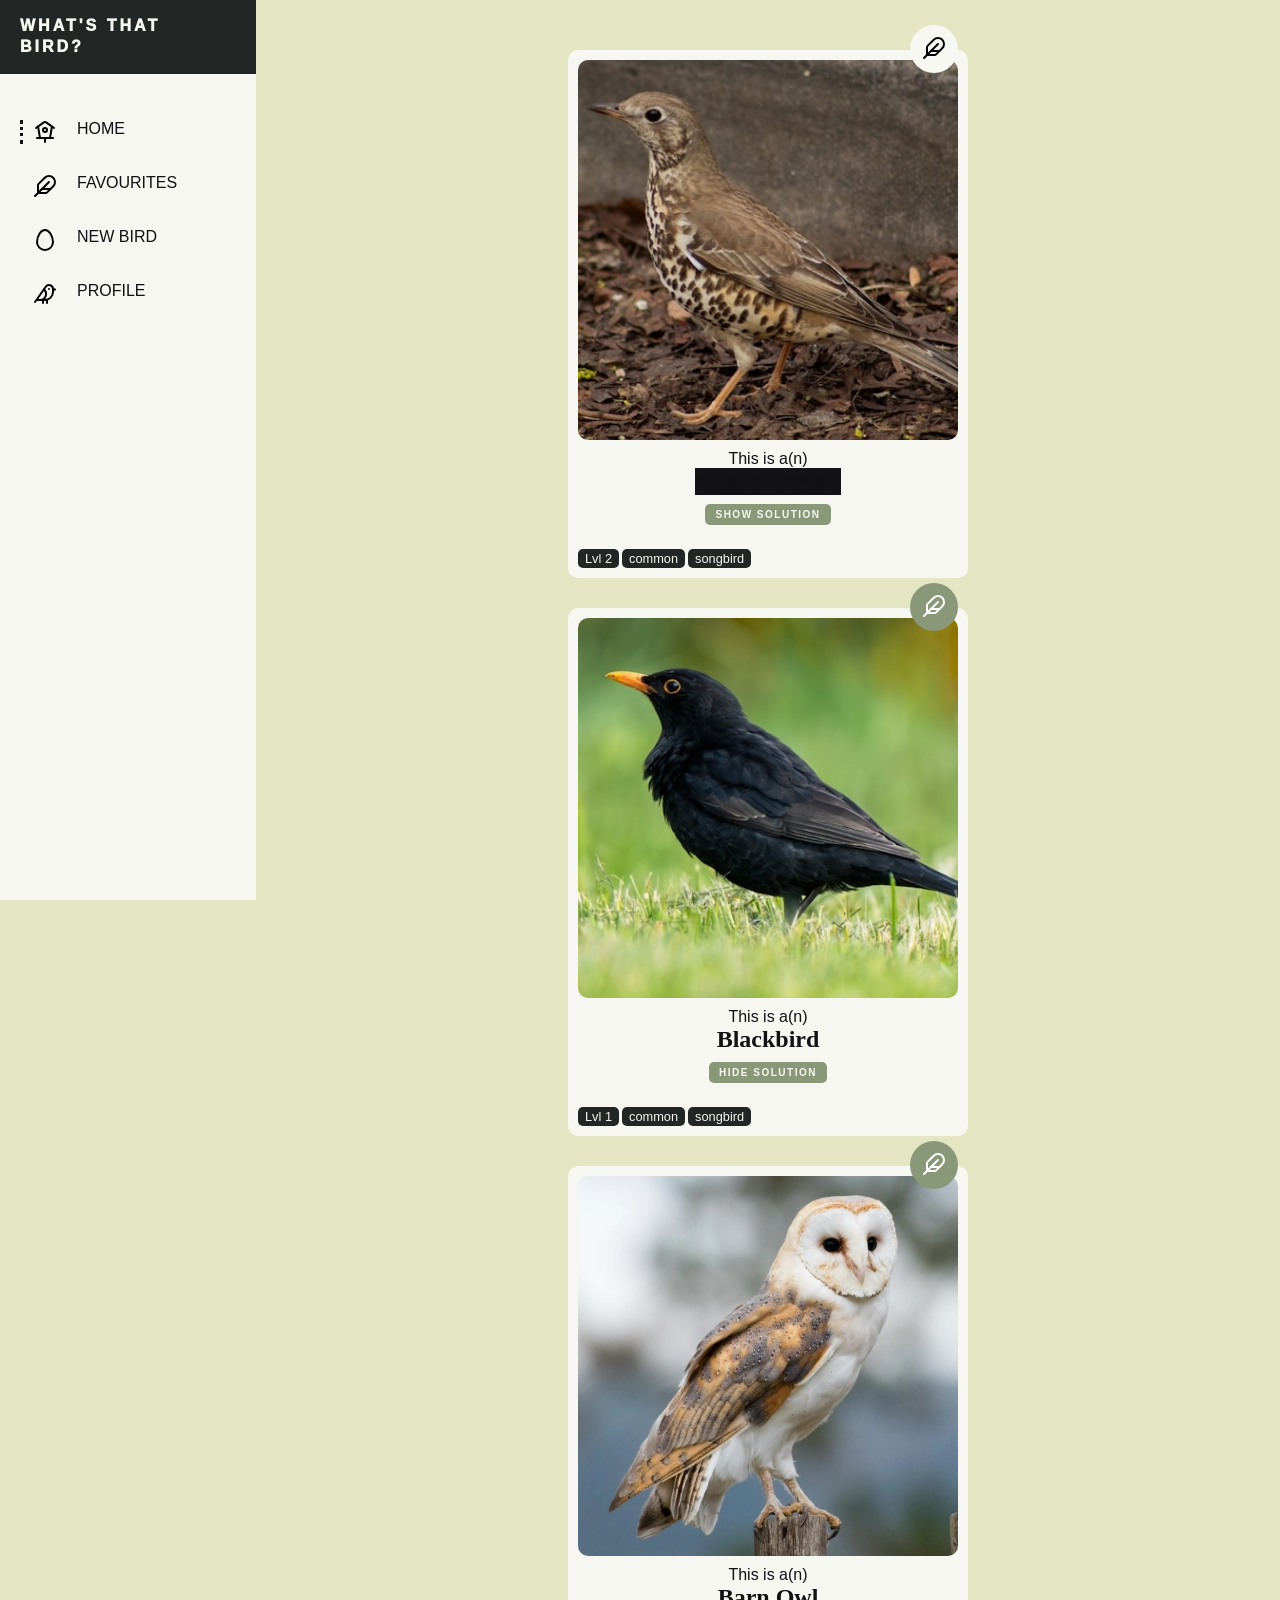
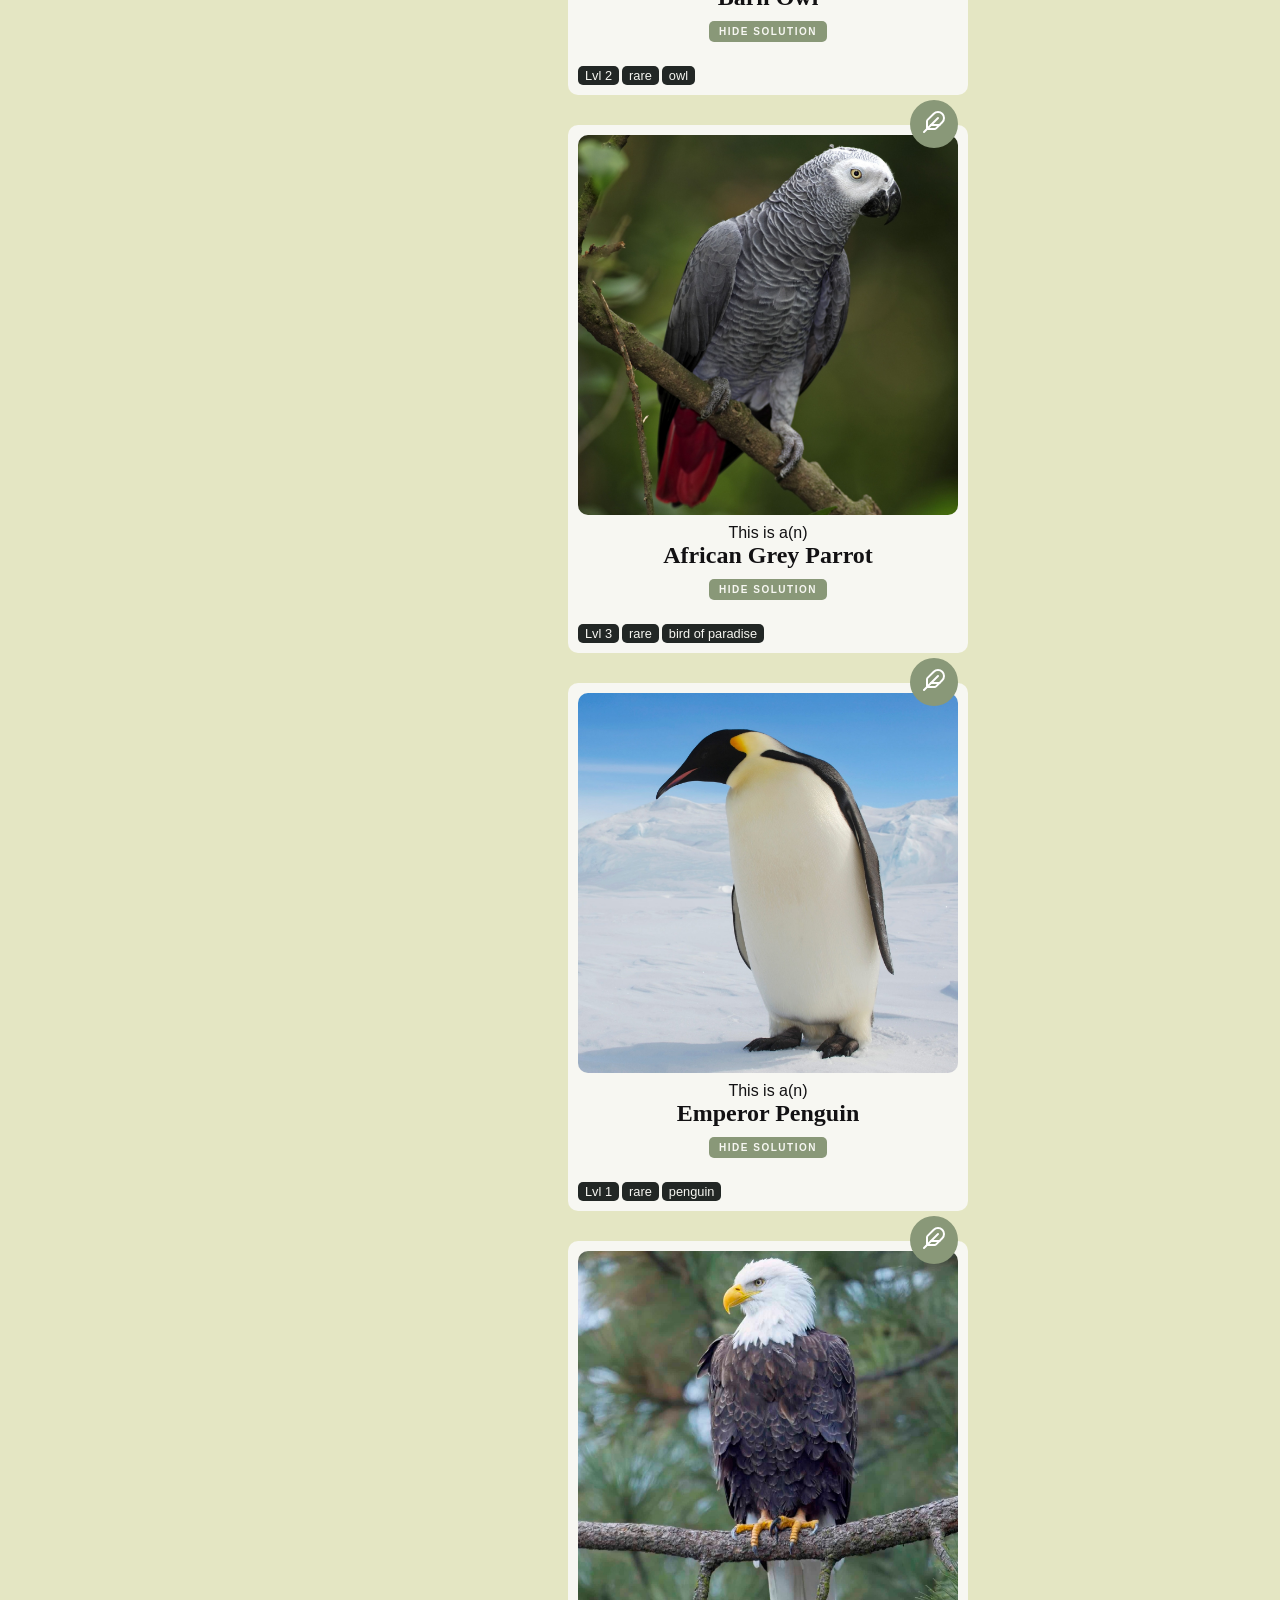
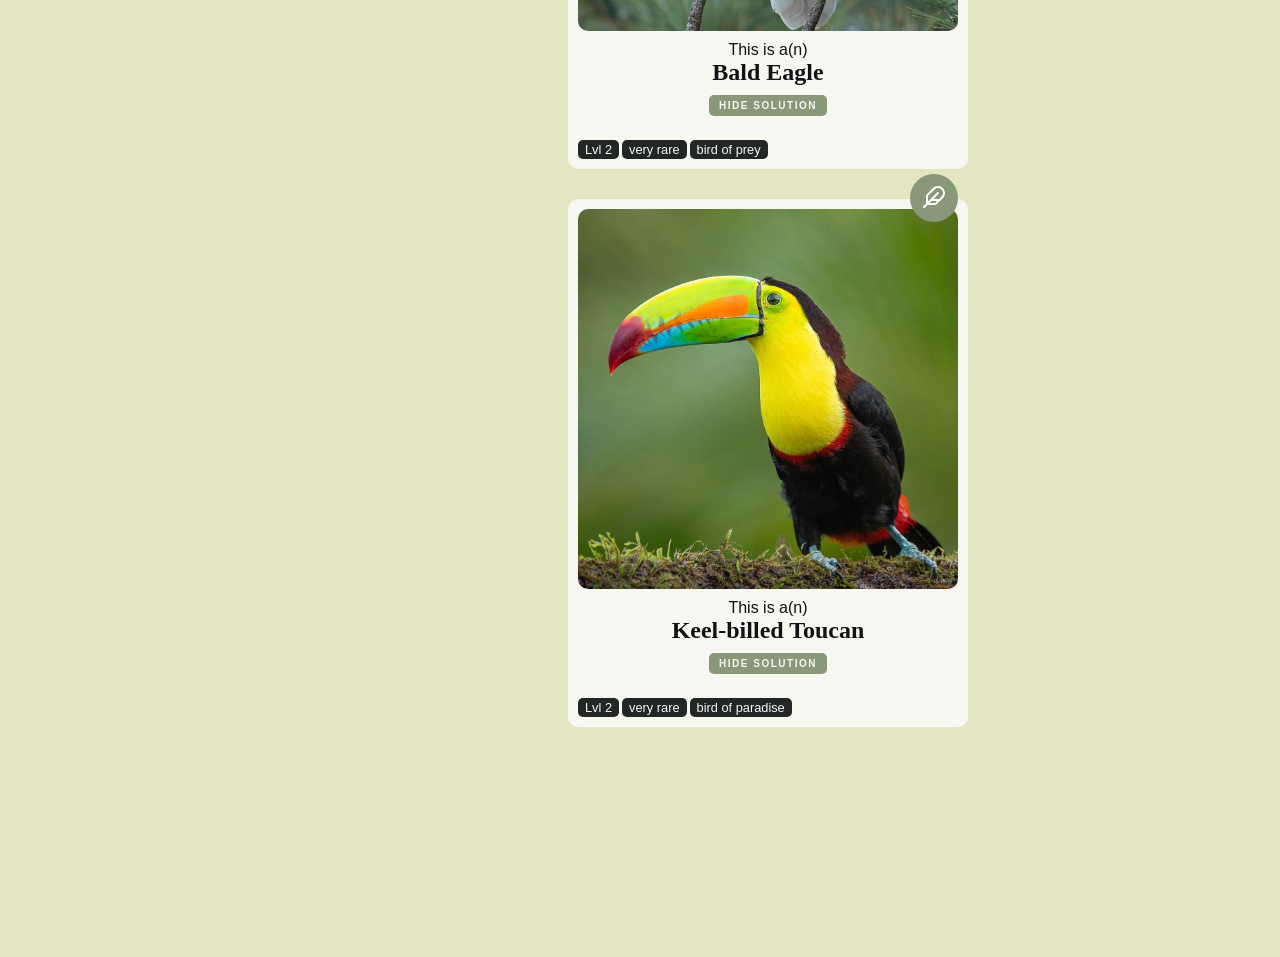
<file: index.html>
<!doctype html>
<html lang="en">
    <head>
        <meta charset="UTF-8" />
        <meta name="viewport" content="width=device-width, initial-scale=1.0" />
        <link rel="stylesheet" href="styles.css" />
        <script src="index.js" defer></script>
        <title>What's that bird? - Home</title>
    </head>
    <body>
        <header>
            <h1>
                What's that <br />
                bird?
            </h1>
        </header>
        <nav>
            <ul id="main-nav">
                <li>
                    <a
                        href="index.html"
                        class="main-nav__item main-nav__item--active"
                        aria-label="Home"
                        ><img src="assets/birdhouse.png" aria-hidden="true" />
                        <p class="main-nav__item--text">Home</p></a
                    >
                </li>
                <li>
                    <a
                        href="bookmark.html"
                        class="main-nav__item"
                        aria-label="Favourites"
                        ><img src="assets/feather.png" aria-hidden="true" />
                        <p class="main-nav__item--text">Favourites</p></a
                    >
                </li>
                <li>
                    <a
                        href="form.html"
                        class="main-nav__item"
                        aria-label="Add new bird"
                        ><img src="assets/egg.svg" aria-hidden="true" />
                        <p class="main-nav__item--text">New bird</p></a
                    >
                </li>
                <li>
                    <a
                        href="profile.html"
                        class="main-nav__item"
                        aria-label="Profile"
                        ><img src="assets/bird.png" aria-hidden="true" />
                        <p class="main-nav__item--text">Profile</p></a
                    >
                </li>
            </ul>
        </nav>
        <main>
            <div class="card">
                <button class="card__btn-bookmark" data-js="card__btn-bookmark">
                    <img
                        src="assets/feather.png"
                        class="card__btn-bookmark--img"
                        data-js="card__btn-bookmark--img"
                    />
                </button>
                <img
                    src="assets/birdimgs/birdy-jn3rkjb4.jpg"
                    alt="A little birdy"
                    class="card__img"
                />
                <p>This is a(n)</p>
                <h2
                    class="card__bird-name card__bird-name--hidden"
                    data-js="card__bird-name"
                >
                    Mistle Thrush
                </h2>
                <button class="card__btn-solution" data-js="card__btn-solution">
                    Show solution
                </button>
                <div class="card__tag-wrapper">
                    <p class="card__tag">Lvl 2</p>
                    <p class="card__tag">common</p>
                    <p class="card__tag">songbird</p>
                </div>
            </div>

            <div class="card">
                <button class="card__btn-bookmark card__btn-bookmark--check">
                    <img src="assets/feather_white.svg" />
                </button>
                <img
                    src="assets/birdimgs/birdy-6h6587eh.jpg"
                    alt="A little birdy"
                    class="card__img"
                />
                <p>This is a(n)</p>
                <h2 class="card__bird-name">Blackbird</h2>
                <button class="card__btn-solution">Hide solution</button>
                <div class="card__tag-wrapper">
                    <p class="card__tag">Lvl 1</p>
                    <p class="card__tag">common</p>
                    <p class="card__tag">songbird</p>
                </div>
            </div>
            <div class="card">
                <button class="card__btn-bookmark card__btn-bookmark--check">
                    <img src="assets/feather_white.svg" />
                </button>
                <img
                    src="assets/birdimgs/birdy-1qi9r4u8.jpg"
                    alt="A little birdy"
                    class="card__img"
                />
                <p>This is a(n)</p>
                <h2 class="card__bird-name">Barn Owl</h2>
                <button class="card__btn-solution">Hide solution</button>
                <div class="card__tag-wrapper">
                    <p class="card__tag">Lvl 2</p>
                    <p class="card__tag">rare</p>
                    <p class="card__tag">owl</p>
                </div>
            </div>
            <div class="card">
                <button class="card__btn-bookmark card__btn-bookmark--check">
                    <img src="assets/feather_white.svg" />
                </button>
                <img
                    src="assets/birdimgs/birdy-e23zh7e9.jpg"
                    alt="A little birdy"
                    class="card__img"
                />
                <p>This is a(n)</p>
                <h2 class="card__bird-name">African Grey Parrot</h2>
                <button class="card__btn-solution">Hide solution</button>
                <div class="card__tag-wrapper">
                    <p class="card__tag">Lvl 3</p>
                    <p class="card__tag">rare</p>
                    <p class="card__tag">bird of paradise</p>
                </div>
            </div>
            <div class="card">
                <button class="card__btn-bookmark card__btn-bookmark--check">
                    <img src="assets/feather_white.svg" />
                </button>
                <img
                    src="assets/birdimgs/birdy-e3t6r4z3.jpg"
                    alt="A little birdy"
                    class="card__img"
                />
                <p>This is a(n)</p>
                <h2 class="card__bird-name">Emperor Penguin</h2>
                <button class="card__btn-solution">Hide solution</button>
                <div class="card__tag-wrapper">
                    <p class="card__tag">Lvl 1</p>
                    <p class="card__tag">rare</p>
                    <p class="card__tag">penguin</p>
                </div>
            </div>
            <div class="card">
                <button class="card__btn-bookmark card__btn-bookmark--check">
                    <img src="assets/feather_white.svg" />
                </button>
                <img
                    src="assets/birdimgs/birdy-j48ruz4r.jpg"
                    alt="A little birdy"
                    class="card__img"
                />
                <p>This is a(n)</p>
                <h2 class="card__bird-name">Bald Eagle</h2>
                <button class="card__btn-solution">Hide solution</button>
                <div class="card__tag-wrapper">
                    <p class="card__tag">Lvl 2</p>
                    <p class="card__tag">very rare</p>
                    <p class="card__tag">bird of prey</p>
                </div>
            </div>
            <div class="card">
                <button class="card__btn-bookmark card__btn-bookmark--check">
                    <img src="assets/feather_white.svg" />
                </button>
                <img
                    src="assets/birdimgs/birdy-xgv87vnb.jpg"
                    alt="A little birdy"
                    class="card__img"
                />
                <p>This is a(n)</p>
                <h2 class="card__bird-name">Keel-billed Toucan</h2>
                <button class="card__btn-solution">Hide solution</button>
                <div class="card__tag-wrapper">
                    <p class="card__tag">Lvl 2</p>
                    <p class="card__tag">very rare</p>
                    <p class="card__tag">bird of paradise</p>
                </div>
            </div>
        </main>
    </body>
</html>
</file>
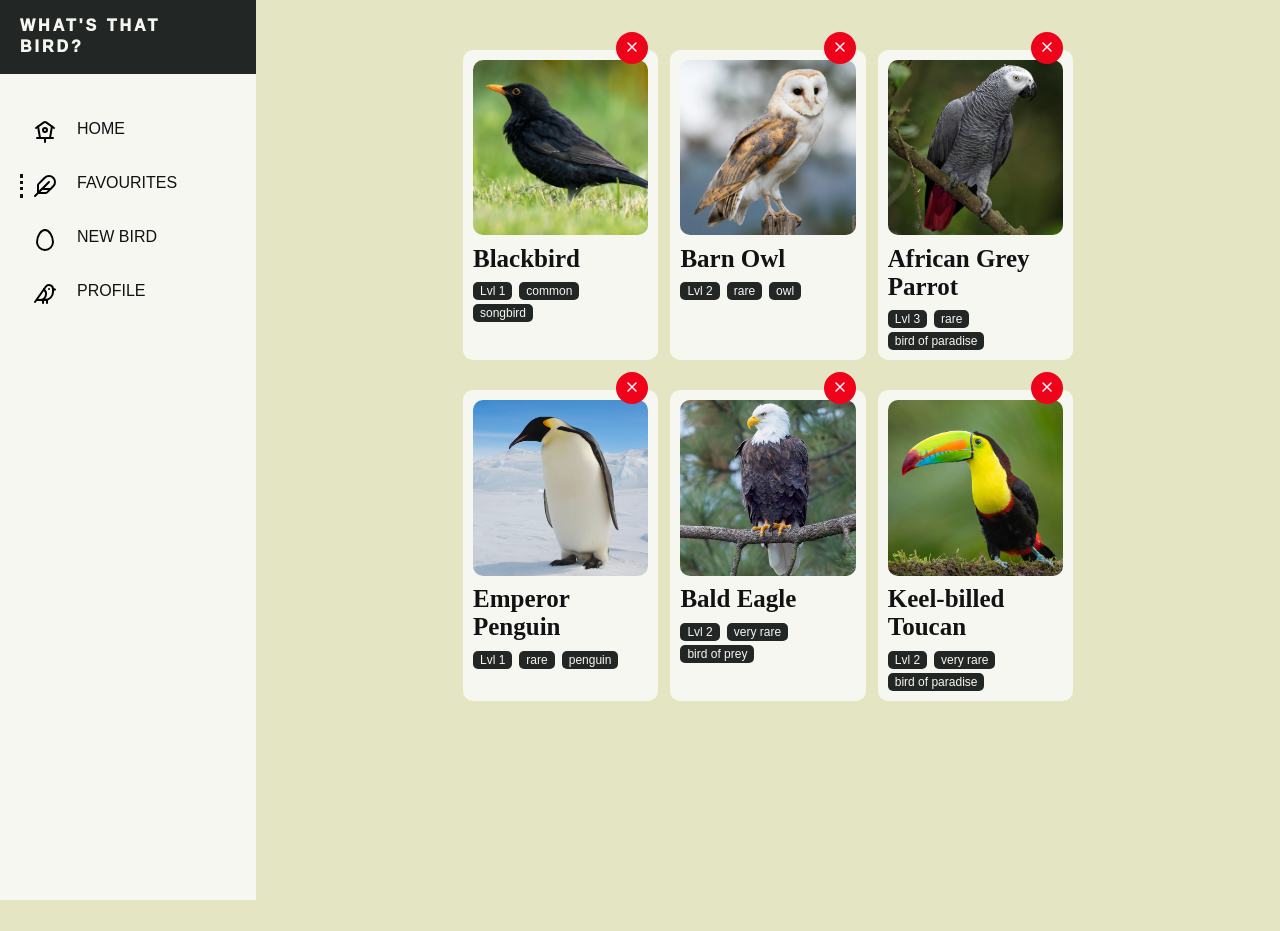
<file: bookmark.html>
<!doctype html>
<html lang="en">
    <head>
        <meta charset="UTF-8" />
        <meta name="viewport" content="width=device-width, initial-scale=1.0" />
        <link rel="stylesheet" href="styles.css" />
        <title>What's that bird? - Favourites</title>
    </head>
    <body>
        <header>
            <h1>
                What's that <br />
                bird?
            </h1>
        </header>
        <nav>
            <ul id="main-nav">
                <li>
                    <a
                        href="index.html"
                        class="main-nav__item"
                        aria-label="Home"
                        ><img src="assets/birdhouse.png" aria-hidden="true" />
                        <p class="main-nav__item--text">Home</p></a
                    >
                </li>
                <li>
                    <a
                        href="bookmark.html"
                        class="main-nav__item main-nav__item--active"
                        aria-label="Favourites"
                        ><img src="assets/feather.png" aria-hidden="true" />
                        <p class="main-nav__item--text">Favourites</p></a
                    >
                </li>
                <li>
                    <a
                        href="form.html"
                        class="main-nav__item"
                        aria-label="Add new bird"
                        ><img src="assets/egg.svg" aria-hidden="true" />
                        <p class="main-nav__item--text">New bird</p></a
                    >
                </li>
                <li>
                    <a
                        href="profile.html"
                        class="main-nav__item"
                        aria-label="Profile"
                        ><img src="assets/bird.png" aria-hidden="true" />
                        <p class="main-nav__item--text">Profile</p></a
                    >
                </li>
            </ul>
        </nav>
        <main class="favourites__feed">
            <div class="card card__favourite">
                <button class="card__btn-bookmark card__btn-bookmark--x">
                    <img src="assets/x.svg" />
                </button>
                <img
                    src="assets/birdimgs/birdy-6h6587eh.jpg"
                    alt="A little birdy"
                    class="card__img"
                />
                <h2 class="card__bird-name">Blackbird</h2>
                <div class="card__tag-wrapper">
                    <p class="card__tag">Lvl 1</p>
                    <p class="card__tag">common</p>
                    <p class="card__tag">songbird</p>
                </div>
            </div>
            <div class="card  card__favourite">
                <button class="card__btn-bookmark card__btn-bookmark--x">
                    <img src="assets/x.svg" />
                </button>
                <img
                    src="assets/birdimgs/birdy-1qi9r4u8.jpg"
                    alt="A little birdy"
                    class="card__img"
                />
                <h2 class="card__bird-name">Barn Owl</h2>
                <div class="card__tag-wrapper">
                    <p class="card__tag">Lvl 2</p>
                    <p class="card__tag">rare</p>
                    <p class="card__tag">owl</p>
                </div>
            </div>
            <div class="card card__favourite">
                <button class="card__btn-bookmark card__btn-bookmark--x">
                    <img src="assets/x.svg" />
                </button>
                <img
                    src="assets/birdimgs/birdy-e23zh7e9.jpg"
                    alt="A little birdy"
                    class="card__img"
                />
                <h2 class="card__bird-name">African Grey Parrot</h2>
                <div class="card__tag-wrapper">
                    <p class="card__tag">Lvl 3</p>
                    <p class="card__tag">rare</p>
                    <p class="card__tag">bird of paradise</p>
                </div>
            </div>
            <div class="card card__favourite">
                <button class="card__btn-bookmark card__btn-bookmark--x">
                    <img src="assets/x.svg" />
                </button>
                <img
                    src="assets/birdimgs/birdy-e3t6r4z3.jpg"
                    alt="A little birdy"
                    class="card__img"
                />
                <h2 class="card__bird-name">Emperor Penguin</h2>
                <div class="card__tag-wrapper">
                    <p class="card__tag">Lvl 1</p>
                    <p class="card__tag">rare</p>
                    <p class="card__tag">penguin</p>
                </div>
            </div>
            <div class="card card__favourite">
                <button class="card__btn-bookmark card__btn-bookmark--x">
                    <img src="assets/x.svg" />
                </button>
                <img
                    src="assets/birdimgs/birdy-j48ruz4r.jpg"
                    alt="A little birdy"
                    class="card__img"
                />
                <h2 class="card__bird-name">Bald Eagle</h2>
                <div class="card__tag-wrapper">
                    <p class="card__tag">Lvl 2</p>
                    <p class="card__tag">very rare</p>
                    <p class="card__tag">bird of prey</p>
                </div>
            </div>
            <div class="card card__favourite">
                <button class="card__btn-bookmark card__btn-bookmark--x">
                    <img src="assets/x.svg" />
                </button>
                <img
                    src="assets/birdimgs/birdy-xgv87vnb.jpg"
                    alt="A little birdy"
                    class="card__img"
                />
                <h2 class="card__bird-name">Keel-billed Toucan</h2>
                <div class="card__tag-wrapper">
                    <p class="card__tag">Lvl 2</p>
                    <p class="card__tag">very rare</p>
                    <p class="card__tag">bird of paradise</p>
                </div>
            </div>
        </main>
    </body>
</html>
</file>
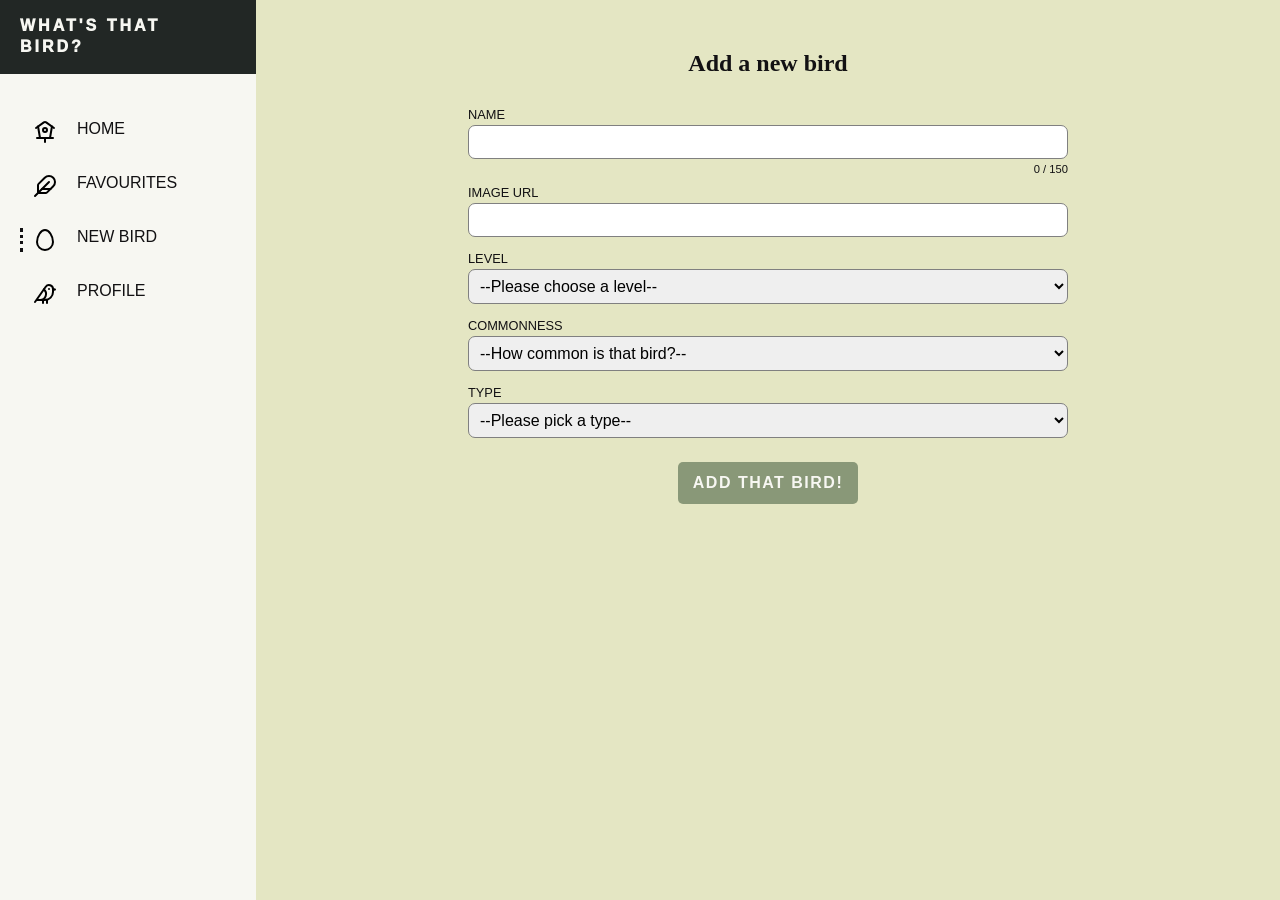
<file: form.html>
<!doctype html>
<html lang="en">
    <head>
        <meta charset="UTF-8" />
        <meta name="viewport" content="width=device-width, initial-scale=1.0" />
        <link rel="stylesheet" href="styles.css" />
        <script src="form.js" defer></script>
        <title>What's that bird? - Add new bird</title>
    </head>
    <body>
        <header>
            <h1>
                What's that <br />
                bird?
            </h1>
        </header>
        <nav>
            <ul id="main-nav">
                <li>
                    <a
                        href="index.html"
                        class="main-nav__item"
                        aria-label="Home"
                        ><img src="assets/birdhouse.png" aria-hidden="true" />
                        <p class="main-nav__item--text">Home</p></a
                    >
                </li>
                <li>
                    <a
                        href="bookmark.html"
                        class="main-nav__item"
                        aria-label="Favourites"
                        ><img src="assets/feather.png" aria-hidden="true" />
                        <p class="main-nav__item--text">Favourites</p></a
                    >
                </li>
                <li>
                    <a
                        href="form.html"
                        class="main-nav__item main-nav__item--active"
                        aria-label="Add new bird"
                        ><img src="assets/egg.svg" aria-hidden="true" />
                        <p class="main-nav__item--text">New bird</p></a
                    >
                </li>
                <li>
                    <a
                        href="profile.html"
                        class="main-nav__item"
                        aria-label="Profile"
                        ><img src="assets/bird.png" aria-hidden="true" />
                        <p class="main-nav__item--text">Profile</p></a
                    >
                </li>
            </ul>
        </nav>
        <main data-js="main-container">
            <h2>Add a new bird</h2>
            <form class="" data-js="new-bird-form">
                <label for="bird-name">Name</label>
                <input
                    type="text"
                    id="bird-name"
                    name="bird-name"
                    data-js="input-name"
                    maxlength="150"
                    required
                />
                <p class="form__character-counter"><span data-js="character-count">0</span> / 150</p>
                <label for="img-url">Image URL</label>
                <input
                    type="text"
                    id="img-url"
                    name="img-url"
                    data-js="input-img-url"
                    required
                />
                <label for="level">Level</label>
                <select name="level" id="level" data-js="input-level" required>
                    <option value="">--Please choose a level--</option>
                    <option value="1">lvl 1</option>
                    <option value="2">lvl 2</option>
                    <option value="3">lvl 3</option>
                </select>
                <label for="commonness">Commonness</label>
                <select
                    name="commonness"
                    id="commonness"
                    data-js="input-commonness"
                    required
                >
                    <option value="">--How common is that bird?--</option>
                    <option value="common">common</option>
                    <option value="uncommon">uncommon</option>
                    <option value="rare">rare</option>
                    <option value="veryrare">very rare</option>
                </select>
                <label for="bird-type">Type</label>
                <select
                    name="bird-type"
                    id="bird-type"
                    data-js="input-bird-type"
                    required
                >
                    <option value="">--Please pick a type--</option>
                    <option value="songbird">songbird</option>
                    <option value="birdofprey">bird of prey</option>
                    <option value="owl">owl</option>
                    <option value="birdofparadise">bird of paradise</option>
                    <option value="penguin">penguin</option>
                </select>
                <input
                    type="submit"
                    class="submit-button"
                    data-js="submit-button"
                    value="Add that bird!"
                />
            </form>
        </main>
    </body>
</html>
</file>
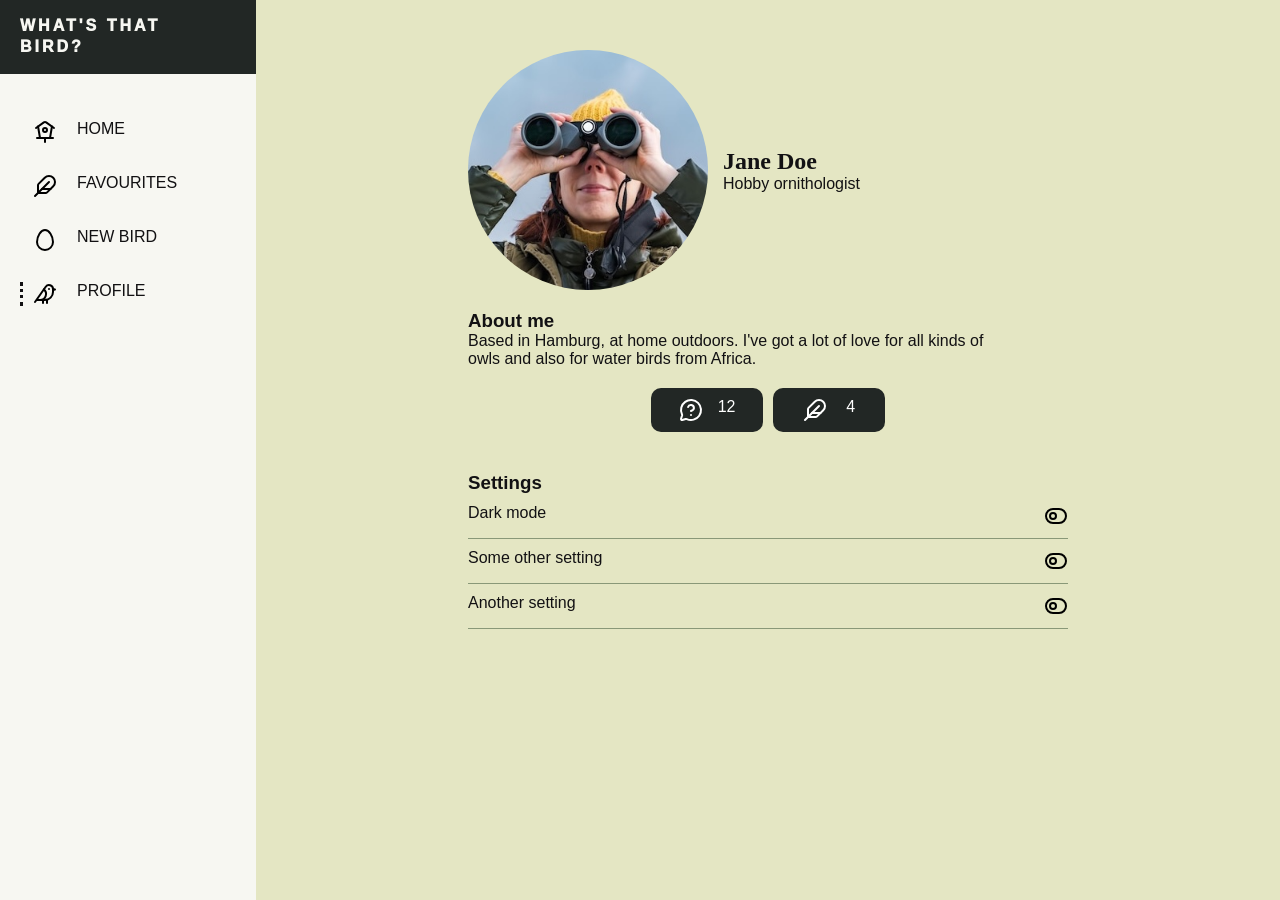
<file: profile.html>
<!doctype html>
<html lang="en">
    <head>
        <meta charset="UTF-8" />
        <meta name="viewport" content="width=device-width, initial-scale=1.0" />
        <link rel="stylesheet" href="styles.css" />
        <script src="profile.js" defer></script>
        <title>What's that bird? - Profile</title>
    </head>
    <body>
        <header>
            <h1>
                What's that <br />
                bird?
            </h1>
        </header>
        <nav>
            <ul id="main-nav">
                <li>
                    <a
                        href="index.html"
                        class="main-nav__item"
                        aria-label="Home"
                        ><img src="assets/birdhouse.png" aria-hidden="true" />
                        <p class="main-nav__item--text">Home</p></a
                    >
                </li>
                <li>
                    <a
                        href="bookmark.html"
                        class="main-nav__item"
                        aria-label="Favourites"
                        ><img src="assets/feather.png" aria-hidden="true" />
                        <p class="main-nav__item--text">Favourites</p></a
                    >
                </li>
                <li>
                    <a
                        href="form.html"
                        class="main-nav__item"
                        aria-label="Add new bird"
                        ><img src="assets/egg.svg" aria-hidden="true" />
                        <p class="main-nav__item--text">New bird</p></a
                    >
                </li>
                <li>
                    <a
                        href="profile.html"
                        class="main-nav__item main-nav__item--active"
                        aria-label="Profile"
                        ><img src="assets/bird.png" aria-hidden="true" />
                        <p class="main-nav__item--text">Profile</p></a
                    >
                </li>
            </ul>
        </nav>
        <main>
            <div class="content-wrapper">
                <div class="profile-wrapper">
                    <img
                        src="assets/profileimgs/profile-pic.jpg"
                        class="profile__img"
                    />
                    <div>
                        <h2>Jane Doe</h2>
                        <p>Hobby ornithologist</p>
                    </div>
                </div>
                <div class="about-wrapper">
                    <h3>About me</h3>
                    <p>
                        Based in Hamburg, at home outdoors. I've got a lot of
                        love for all kinds of owls and also for water birds from
                        Africa.
                    </p>
                </div>
                <div class="counter-wrapper">
                    <div class="profile__counter">
                        <img
                            src="assets/message-circle-question-mark.png"
                            class="filter__black-to-white"
                        />
                        <p>12</p>
                    </div>
                    <div class="profile__counter">
                        <img
                            src="assets/feather.png"
                            class="filter__black-to-white"
                        />
                        <p>4</p>
                    </div>
                </div>
                <h3>Settings</h3>
                <div class="setting">
                    <p>Dark mode</p>
                    <img src="assets/toggle-left.svg" class="toggle-button" data-js="dark-mode-button"/>
                </div>
                <div class="setting">
                    <p>Some other setting</p>
                    <img src="assets/toggle-left.svg" class="toggle-button" />
                </div>
                <div class="setting">
                    <p>Another setting</p>
                    <img src="assets/toggle-left.svg" class="toggle-button" />
                </div>
            </div>
        </main>
    </body>
</html>
</file>
<file: styles.css>
@import url("global.css");
@import url("components/header.css");
@import url("components/card.css");
@import url("components/navigation.css");
@import url("components/profile.css");
@import url("components/form.css");

* {
    margin: 0;
    padding: 0;
    box-sizing: border-box;
}

body {
    background-color: var(--bg-color-medium);
    color: var(--color-font);
    font-family: Verdana, Geneva, sans-serif;
}

main {
    display: flex;
    flex-direction: column;
    align-items: center;
    padding-top: 110px;
    padding-left: 15px;
    padding-right: 15px;
    margin-bottom: 200px;
}

h1 {
    font-size: 1rem;
    font-weight: 1000;
    text-transform: uppercase;
    letter-spacing: 7px;
    line-height: 1.3;
}

h2 {
    font-family: Georgia, "Times New Roman", Times, serif;
}

li a {
    text-decoration: none;
}

.favourites__feed {
    position: relative;
    flex-direction: row;
    flex-wrap: wrap;
    gap: 2%;
    align-items: stretch;
}

.filter__white-to-black {
    filter: invert(100%);
}

.filter__black-to-white {
    filter: brightness(0) saturate(100%) invert(100%) sepia(100%) saturate(0%)
        hue-rotate(288deg) brightness(102%) contrast(102%);
}

@media screen and (min-width: 1200px) {
    h1 {
        letter-spacing: 3px;
    }

    main {
        padding-top: 50px;
        margin-left: 20vw;
    }

    .favourites__feed {
        flex-direction: row;
        flex-wrap: wrap;
        gap: 2%;
        align-items: stretch;
        max-width: 50vw;
        transform: translateX(30%);
    }
}
</file>
